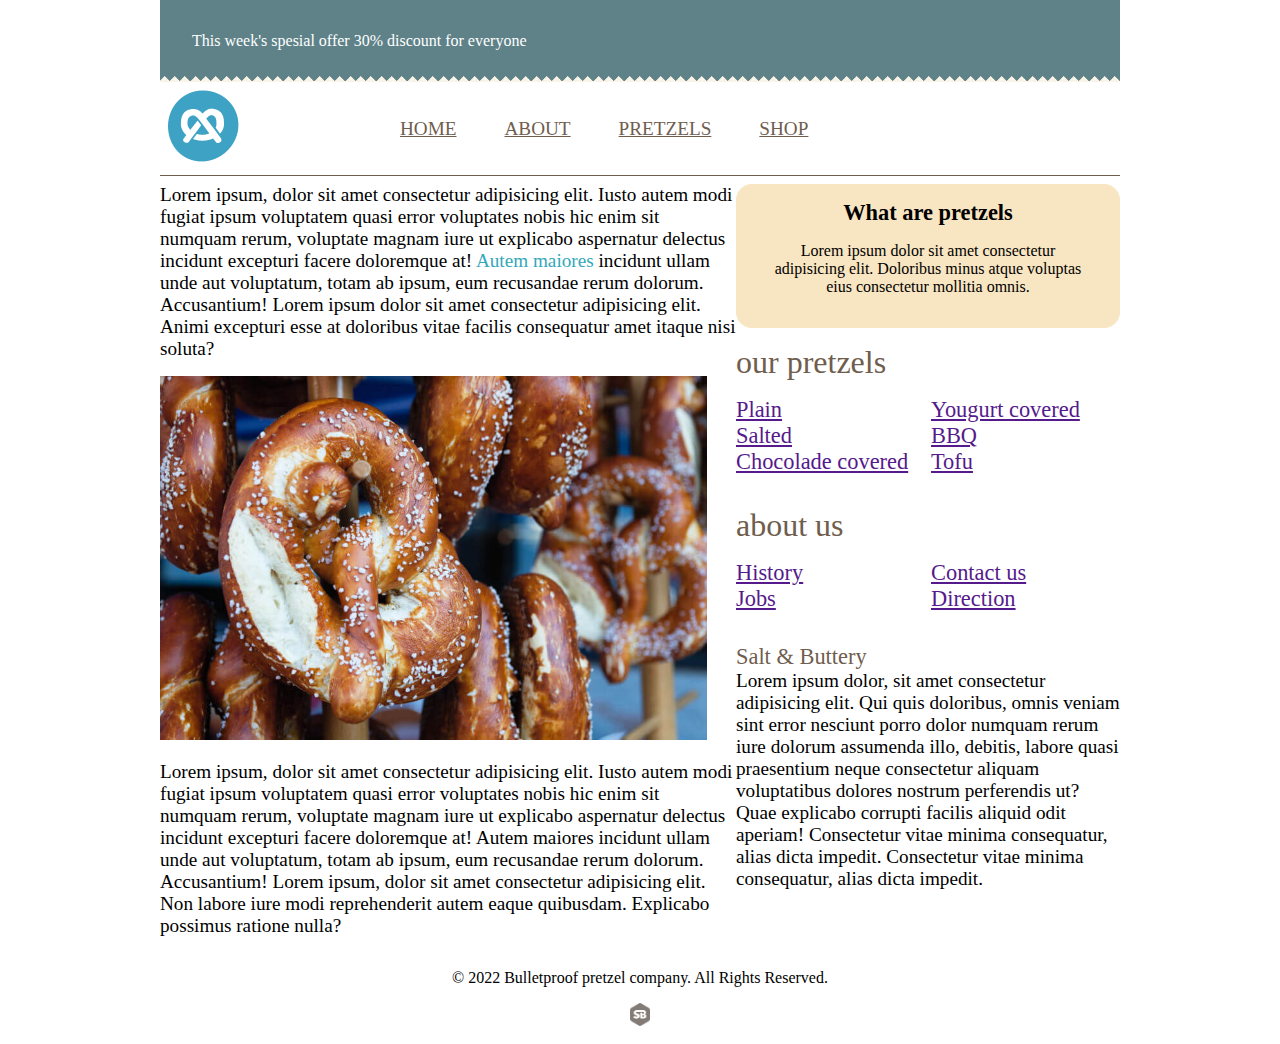
<file: bulletproof_pretzel/index.html>
<!DOCTYPE html>
<html lang="en">
  <head>
    <meta charset="UTF-8" />
    <meta http-equiv="X-UA-Compatible" content="IE=edge" />
    <meta name="viewport" content="width=device-width, initial-scale=1.0" />
    <title>Pretzel</title>
    <link rel="stylesheet" href="./reset.css" />
    <link rel="stylesheet" href="./layout.css" />
  </head>
  <body class="container">
    <section class="special">
      <p>This week's spesial offer 30% discount for everyone</p>
    </section>
    <header>
      <nav>
         <a href=""><img src="./image/logo-mark.png" alt="logo" /></a>
        <ul class="title">
          <li><a href="">HOME</a></li>
          <li><a href="">ABOUT</a></li>
          <li><a href="">PRETZELS</a></li>
          <li><a href="">SHOP</a></li>
        </ul>
      </nav>
    </header>
    <main>
      <section class="col-left">
        <p>
          Lorem ipsum, dolor sit amet consectetur adipisicing elit. Iusto autem
          modi fugiat ipsum voluptatem quasi error voluptates nobis hic enim sit
          numquam rerum, voluptate magnam iure ut explicabo aspernatur delectus
          incidunt excepturi facere doloremque at!
          <span>Autem maiores</span> incidunt ullam unde aut voluptatum, totam
          ab ipsum, eum recusandae rerum dolorum. Accusantium! Lorem ipsum dolor
          sit amet consectetur adipisicing elit. Animi excepturi esse at
          doloribus vitae facilis consequatur amet itaque nisi soluta?
        </p>
        <a href=""><img src="./image/pretzels.jpeg" alt="" /></a>
        <p>
          Lorem ipsum, dolor sit amet consectetur adipisicing elit. Iusto autem
          modi fugiat ipsum voluptatem quasi error voluptates nobis hic enim sit
          numquam rerum, voluptate magnam iure ut explicabo aspernatur delectus
          incidunt excepturi facere doloremque at! Autem maiores incidunt ullam
          unde aut voluptatum, totam ab ipsum, eum recusandae rerum dolorum.
          Accusantium! Lorem ipsum, dolor sit amet consectetur adipisicing elit.
          Non labore iure modi reprehenderit autem eaque quibusdam. Explicabo
          possimus ratione nulla?
        </p>
      </section>
      <aside>
        <section class="wtp">
          <h2>What are pretzels</h2>
          <p>
            Lorem ipsum dolor sit amet consectetur adipisicing elit. Doloribus
            minus atque voluptas eius consectetur mollitia omnis.
          </p>
        </section>
        <article>
          <h2>our pretzels</h2>
          <ul>
            <li><a href="">Plain</a></li>
            <li><a href="">Salted</a></li>
            <li><a href="">Chocolade covered</a></li>
            <li><a href="">Yougurt covered</a></li>
            <li><a href="">BBQ</a></li>
            <li><a href="">Tofu</a></li>
          </ul>
        </article>
        <article>
          <h2>about us</h2>
          <ul>
            <li><a href="">History</a></li>
            <li><a href="">Jobs</a></li>
            <li><a href="">Contact us</a></li>
            <li><a href="">Direction</a></li>
          </ul>
        </article>
        <section class="salty-butter">
          <h2>Salt & Buttery</h2>
          <p>
            Lorem ipsum dolor, sit amet consectetur adipisicing elit. Qui quis
            doloribus, omnis veniam sint error nesciunt porro dolor numquam
            rerum iure dolorum assumenda illo, debitis, labore quasi praesentium
            neque consectetur aliquam voluptatibus dolores nostrum perferendis
            ut? Quae explicabo corrupti facilis aliquid odit aperiam!
            Consectetur vitae minima consequatur, alias dicta impedit.
            Consectetur vitae minima consequatur, alias dicta impedit.
          </p>
        </section>
      </aside>
    </main>
    <footer>
      <p>© 2022 Bulletproof pretzel company. All Rights Reserved.</p>
      <a href=""><img src="./image/sb-black.png" alt="footer logo" /></a>
    </footer>
  </body>
</html>
</file>
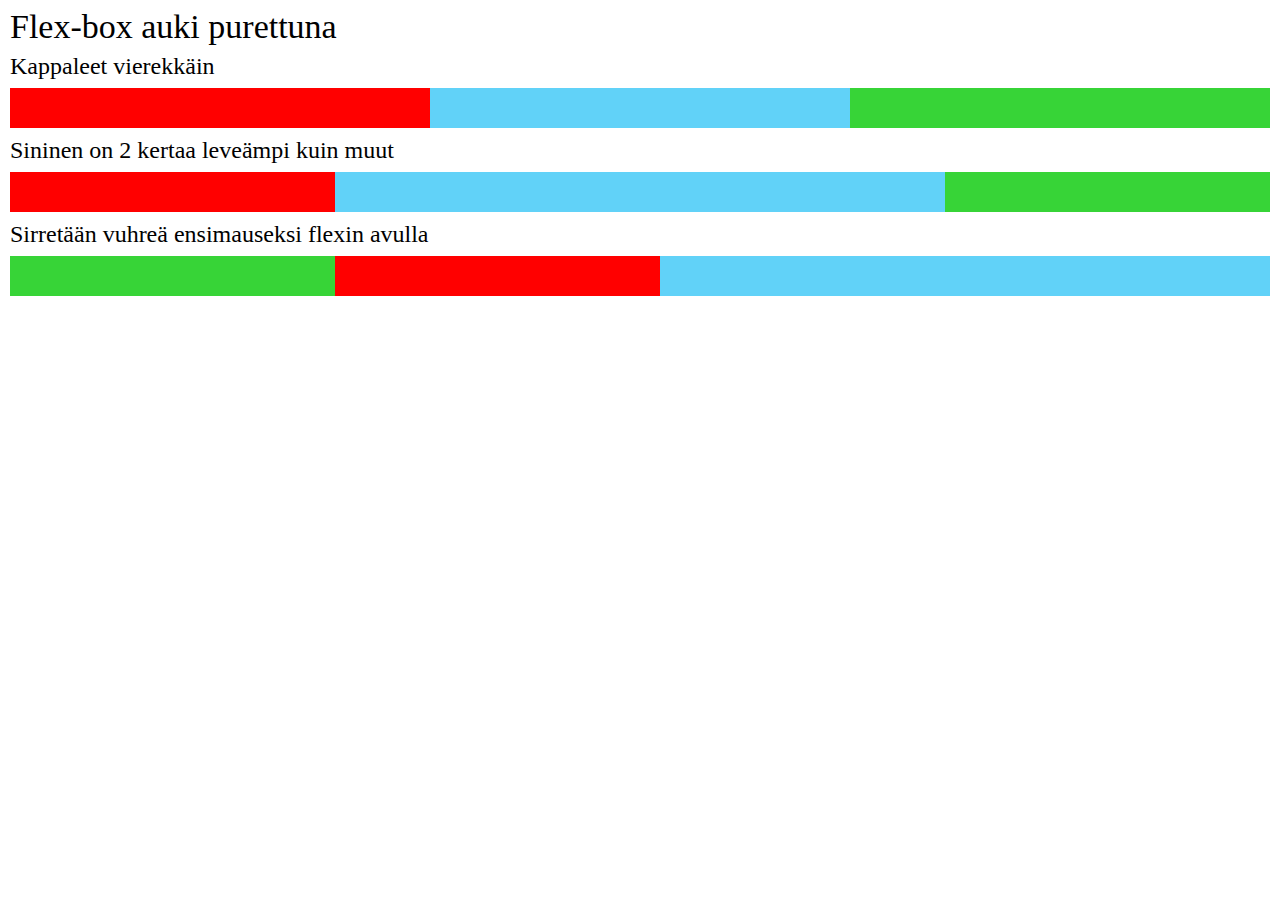
<file: flex-box-model/index.html>
<!DOCTYPE html>
<html lang="en">
  <head>
    <meta charset="UTF-8" />
    <meta http-equiv="X-UA-Compatible" content="IE=edge" />
    <meta name="viewport" content="width=device-width, initial-scale=1.0" />
    <title>Flex-box model</title>
    <link rel="stylesheet" href="reset.css" />
    <link rel="stylesheet" href="layout.css" />
  </head>
  <body>
    <h1>Flex-box auki purettuna</h1>
    <h2>Kappaleet vierekkäin</h2>
    <article class="parent">
      <p class="color-red"></p>
      <p class="color-blue"></p>
      <p class="color-green"></p>
    </article>

    <h2>Sininen on 2 kertaa leveämpi kuin muut</h2>
    <article class="parent">
      <p class="color-red"></p>
      <p class="color-blue flex-grow"></p>
      <p class="color-green"></p>
    </article>

    <h2>Sirretään vuhreä ensimauseksi flexin avulla</h2>
    <article class="parent">
      <p class="color-red"></p>
      <p class="color-blue flex-grow"></p>
      <p class="color-green order1"></p>
    </article>
  </body>
</html>
</file>
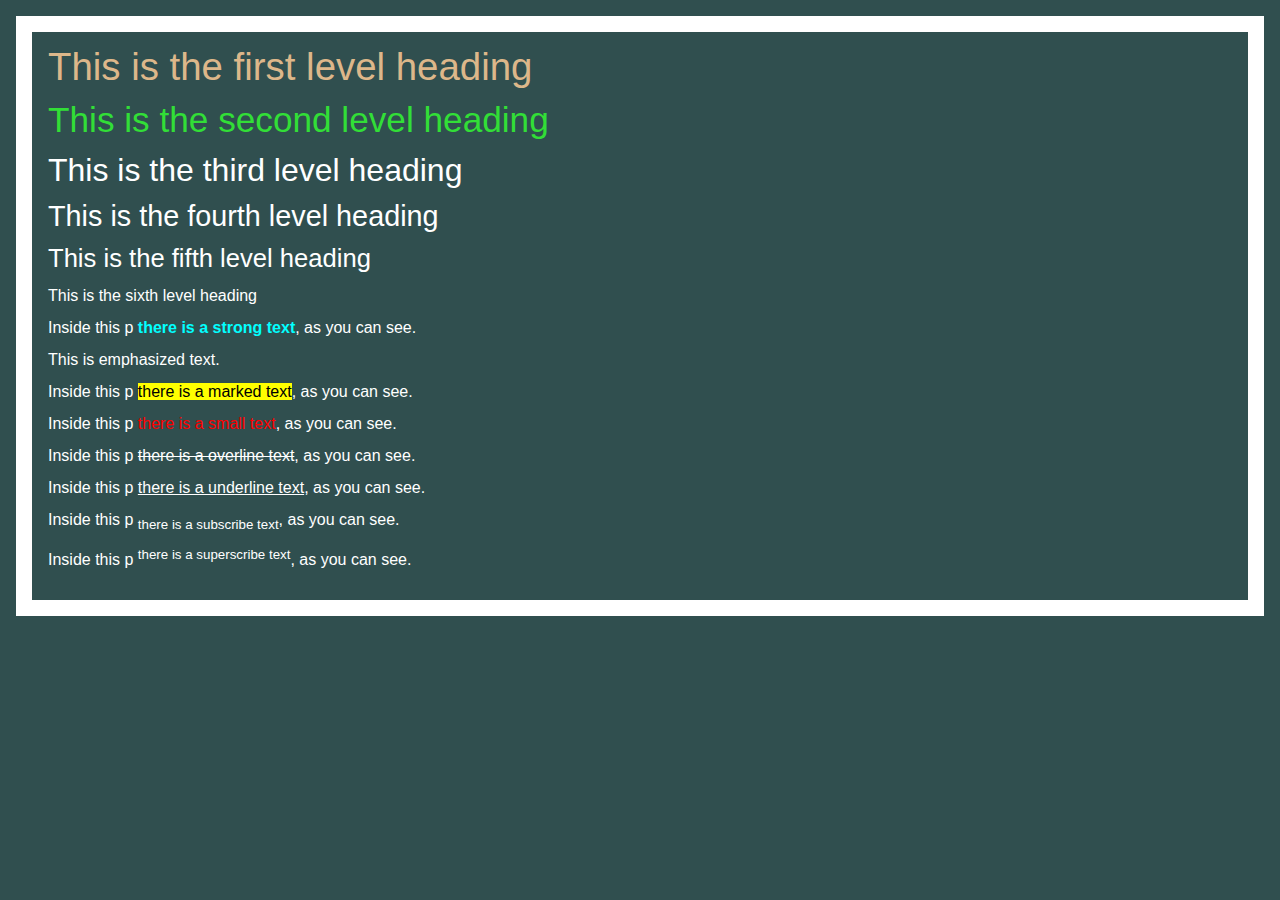
<file: fontti-muotoilut/index.html>
<!DOCTYPE html>
<html lang="en">
  <head>
    <meta charset="UTF-8" />
    <meta http-equiv="X-UA-Compatible" content="IE=edge" />
    <meta name="viewport" content="width=device-width, initial-scale=1.0" />
    <title>Document</title>
    <link rel="stylesheet" href="reset.css" />
    <link rel="stylesheet" href="layout.css" />
  </head>
  <body>
    <h1>This is the first level heading</h1>
    <h2>This is the second level heading</h2>
    <h3>This is the third level heading</h3>
    <h4>This is the fourth level heading</h4>
    <h5>This is the fifth level heading</h5>
    <h6>This is the sixth level heading</h6>
    <p>
      Inside this p <span class="strong">there is a strong text</span>, as you
      can see.
    </p>
    <p><span class="italian">This is emphasized text.</span></p>
    <p>Inside this p <mark>there is a marked text</mark>, as you can see.</p>
    <p>
      Inside this p <span class="small">there is a small text</span>, as you can
      see.
    </p>
    <p>
      Inside this p <span class="overline">there is a overline text</span>, as
      you can see.
    </p>
    <p>
      Inside this p <span class="underline">there is a underline text</span>, as
      you can see.
    </p>
    <p>
      Inside this p <span class="subscript">there is a subscribe text</span>, as
      you can see.
    </p>
    <p>
      Inside this p
      <span class="superscript">there is a superscribe text</span>, as you can
      see.
    </p>
  </body>
</html>
</file>
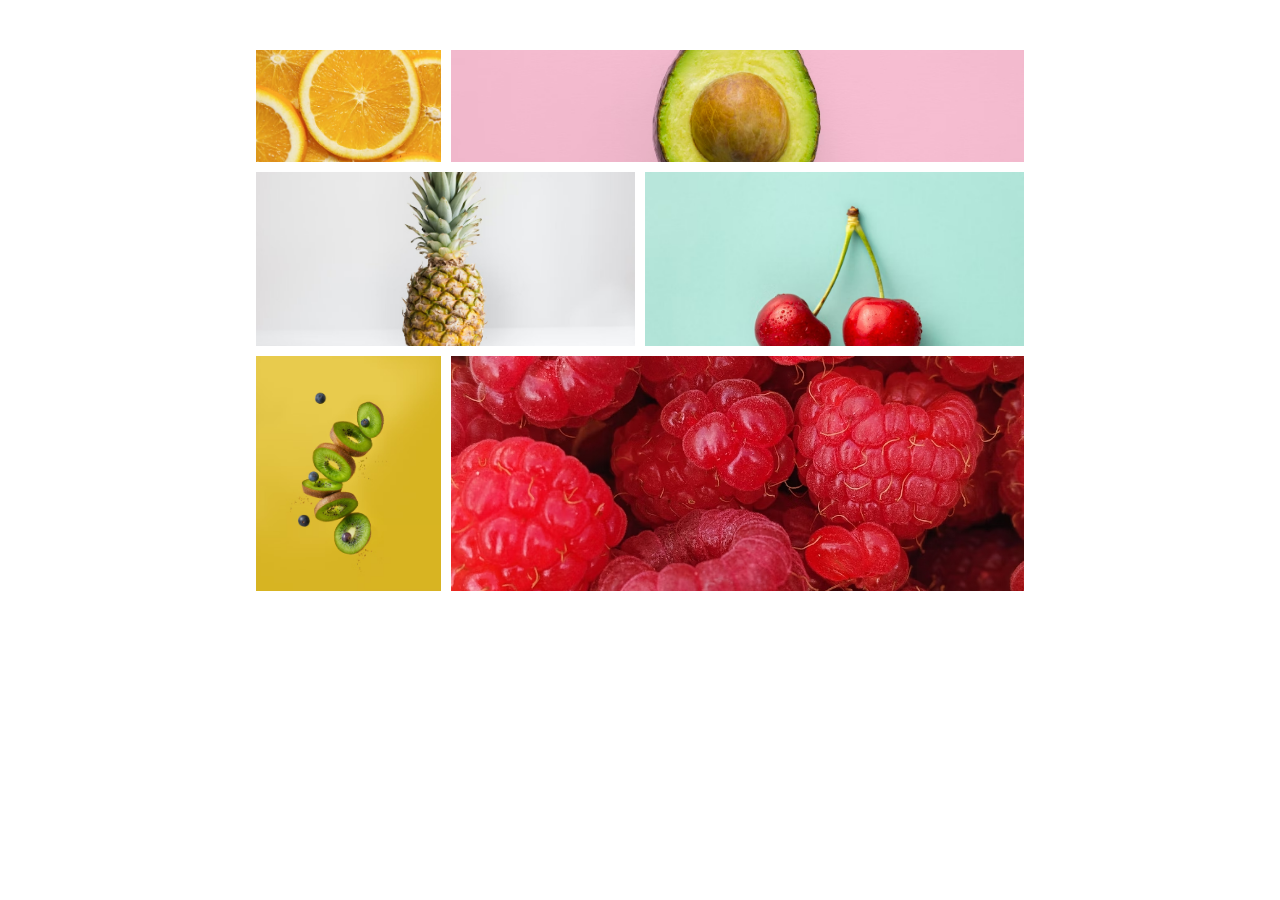
<file: grid_testata/index.html>
<!DOCTYPE html>
<html lang="en">
<head>
    <meta charset="UTF-8">
    <meta http-equiv="X-UA-Compatible" content="IE=edge">
    <meta name="viewport" content="width=device-width, initial-scale=1.0">
    <title>testata</title>
    <link rel="stylesheet" href="layout.css">
</head>
<body class="container">
    <section class="gallery">
        <figure class="gallery__item gallery__item--1">
            <img src="images/photo1.jpeg" class="gallery__img" alt="Image 1">
          </figure>
          <figure class="gallery__item gallery__item--2">
            <img src="images/photo2.jpeg" class="gallery__img" alt="Image 2">
          </figure>
          <figure class="gallery__item gallery__item--3">
            <img src="images/photo3.jpeg" class="gallery__img" alt="Image 3">
          </figure>
          <figure class="gallery__item gallery__item--4">
            <img src="images/photo4.jpeg" class="gallery__img" alt="Image 4">
          </figure>
          <figure class="gallery__item gallery__item--5">
            <img src="images/photo5.jpeg" class="gallery__img" alt="Image 5">
          </figure>
          <figure class="gallery__item gallery__item--6">
            <img src="images/photo8.jpeg" class="gallery__img" alt="Image 6">
          </figure>
    </section>
    
</body>
</html>
</file>
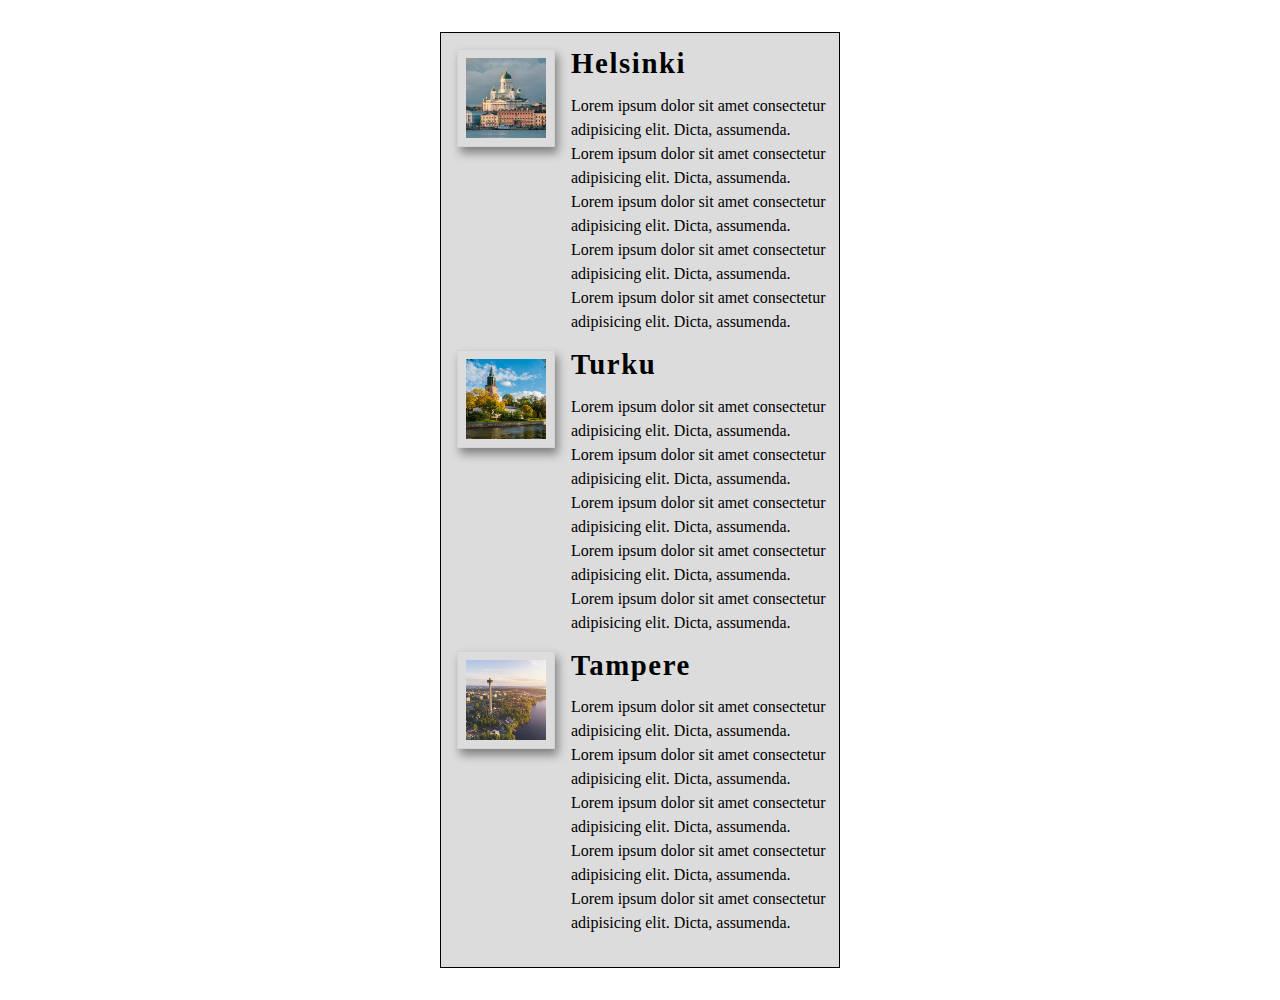
<file: gridin_avulla/index.html>
<!DOCTYPE html>
<html lang="en">
  <head>
    <meta charset="UTF-8" />
    <meta http-equiv="X-UA-Compatible" content="IE=edge" />
    <meta name="viewport" content="width=device-width, initial-scale=1.0" />
    <title>Grid avulla</title>
    <link rel="stylesheet" href="./resert.css" />
    <link rel="stylesheet" href="./layout.css" />
  </head>
  <body>
    <article class="container">
      <dl class="clearfix reverse">
        <dt class="heading"><h1>Helsinki</h1></dt>
        <dd class="image"><img src="./images/Helsinki80.jpeg" alt="Helsinkin näkymä" /></dd>
        <dd class="text">
          <p>
            Lorem ipsum dolor sit amet consectetur adipisicing elit. Dicta,
            assumenda.
            Lorem ipsum dolor sit amet consectetur adipisicing elit. Dicta,
            assumenda.
            Lorem ipsum dolor sit amet consectetur adipisicing elit. Dicta,
            assumenda.
            Lorem ipsum dolor sit amet consectetur adipisicing elit. Dicta,
            assumenda.
            Lorem ipsum dolor sit amet consectetur adipisicing elit. Dicta,
            assumenda.
          </p>
        </dd>
      </dl>
      <dl class="clearfix">
        <dt class="heading"><h1>Turku</h1></dt>
        <dd class="image"><img src="./images/Turku80.jpeg" alt="Turun näkymä" /></dd>
        <dd class="text">
          <p>
            Lorem ipsum dolor sit amet consectetur adipisicing elit. Dicta,
            assumenda.
            Lorem ipsum dolor sit amet consectetur adipisicing elit. Dicta,
            assumenda.
            Lorem ipsum dolor sit amet consectetur adipisicing elit. Dicta,
            assumenda.
            Lorem ipsum dolor sit amet consectetur adipisicing elit. Dicta,
            assumenda.
            Lorem ipsum dolor sit amet consectetur adipisicing elit. Dicta,
            assumenda.
          </p>
        </dd>
      </dl>
      <dl class="clearfix">
        <dt class="heading"><h1>Tampere</h1></dt>
        <dd class="image"><img src="./images/Tampere80.jpeg" alt="Tamperen näkymä" /></dd>
        <dd class="text">
          <p>
            Lorem ipsum dolor sit amet consectetur adipisicing elit. Dicta,
            assumenda.
            Lorem ipsum dolor sit amet consectetur adipisicing elit. Dicta,
            assumenda.
            Lorem ipsum dolor sit amet consectetur adipisicing elit. Dicta,
            assumenda.
            Lorem ipsum dolor sit amet consectetur adipisicing elit. Dicta,
            assumenda.
            Lorem ipsum dolor sit amet consectetur adipisicing elit. Dicta,
            assumenda.
          </p>
        </dd>
      </dl>
    </article>
  </body>
</html>
</file>
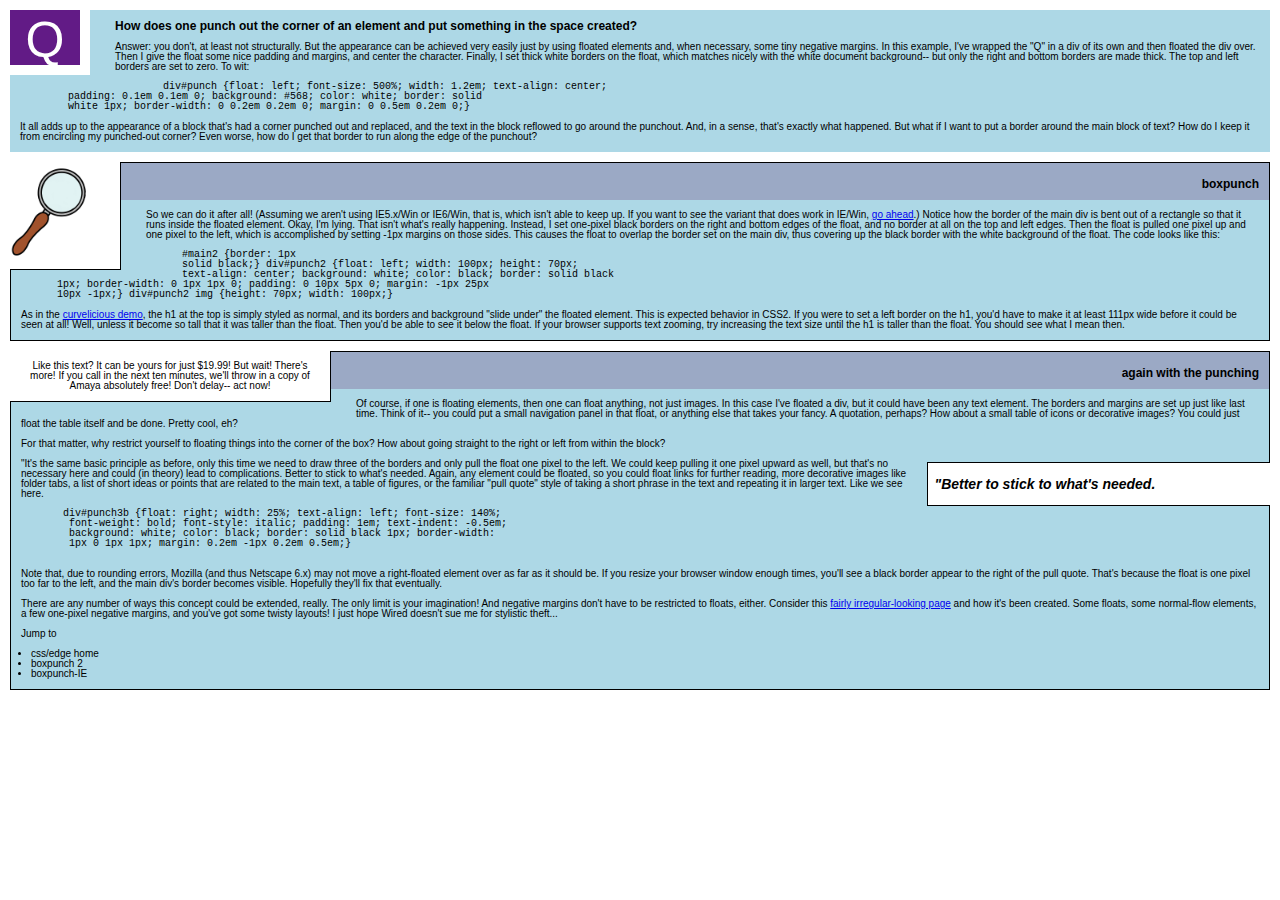
<file: harjoitelu1/index.html>
<!DOCTYPE html>
<html lang="en">
  <head>
    <meta charset="UTF-8" />
    <meta http-equiv="X-UA-Compatible" content="IE=edge" />
    <meta name="viewport" content="width=device-width, initial-scale=1.0" />
    <title>Kolme laatikkoa</title>
    <link rel="stylesheet" href="./reset.css" />
    <link rel="stylesheet" href="./layout.css" />
  </head>
  <body>
    <section>
      <span id="punch">Q</span>
      <h1>
        How does one punch out the corner of an element and put something in the
        space created?
      </h1>
      <p>
        Answer: you don't, at least not structurally. But the appearance can be
        achieved very easily just by using floated elements and, when necessary,
        some tiny negative margins. In this example, I've wrapped the "Q" in a
        div of its own and then floated the div over. Then I give the float some
        nice padding and margins, and center the character. Finally, I set thick
        white borders on the float, which matches nicely with the white document
        background-- but only the right and bottom borders are made thick. The
        top and left borders are set to zero. To wit:
      </p>
      <pre>
        div#punch {float: left; font-size: 500%; width: 1.2em; text-align: center;
        padding: 0.1em 0.1em 0; background: #568; color: white; border: solid
        white 1px; border-width: 0 0.2em 0.2em 0; margin: 0 0.5em 0.2em 0;}</pre
      >

      <p>
        It all adds up to the appearance of a block that's had a corner punched
        out and replaced, and the text in the block reflowed to go around the
        punchout. And, in a sense, that's exactly what happened. But what if I
        want to put a border around the main block of text? How do I keep it
        from encircling my punched-out corner? Even worse, how do I get that
        border to run along the edge of the punchout?
      </p>
    </section>
    <section class="reunaviiva">
      <figure>
        <img src="./image/suurennulasit.png" alt="suurennulasit" />
      </figure>
      <h2>Boxpunch</h2>
      <p>
        So we can do it after all! (Assuming we aren't using IE5.x/Win or
        IE6/Win, that is, which isn't able to keep up. If you want to see the
        variant that does work in IE/Win, <a href="#">go ahead</a>.) Notice how
        the border of the main div is bent out of a rectangle so that it runs
        inside the floated element. Okay, I'm lying. That isn't what's really
        happening. Instead, I set one-pixel black borders on the right and
        bottom edges of the float, and no border at all on the top and left
        edges. Then the float is pulled one pixel up and one pixel to the left,
        which is accomplished by setting -1px margins on those sides. This
        causes the float to overlap the border set on the main div, thus
        covering up the black border with the white background of the float. The
        code looks like this:
      </p>
      <pre>
      #main2 {border: 1px
      solid black;} div#punch2 {float: left; width: 100px; height: 70px;
      text-align: center; background: white; color: black; border: solid black
      1px; border-width: 0 1px 1px 0; padding: 0 10px 5px 0; margin: -1px 25px
      10px -1px;} div#punch2 img {height: 70px; width: 100px;}</pre
      >
      <p>
        As in the <a href="#">curvelicious demo</a>, the h1 at the top is simply
        styled as normal, and its borders and background "slide under" the
        floated element. This is expected behavior in CSS2. If you were to set a
        left border on the h1, you'd have to make it at least 111px wide before
        it could be seen at all! Well, unless it become so tall that it was
        taller than the float. Then you'd be able to see it below the float. If
        your browser supports text zooming, try increasing the text size until
        the h1 is taller than the float. You should see what I mean then.
      </p>
    </section>
    <section class="reunaviiva">
      <p class="banner1">
        Like this text? It can be yours for just $19.99! But wait! There's more!
        If you call in the next ten minutes, we'll throw in a copy of Amaya
        absolutely free! Don't delay-- act now!
      </p>
      <h2>Again with the punching</h2>
      <p>
        Of course, if one is floating elements, then one can float anything, not
        just images. In this case I've floated a div, but it could have been any
        text element. The borders and margins are set up just like last time.
        Think of it-- you could put a small navigation panel in that float, or
        anything else that takes your fancy. A quotation, perhaps? How about a
        small table of icons or decorative images? You could just float the
        table itself and be done. Pretty cool, eh?
      </p>
      <p>
        For that matter, why restrict yourself to floating things into the
        corner of the box? How about going straight to the right or left from
        within the block?
      </p>
      <p class="banner2">"Better to stick to what's needed.</p>
      <p>
        "It's the same basic principle as before, only this time we need to draw
        three of the borders and only pull the float one pixel to the left. We
        could keep pulling it one pixel upward as well, but that's no necessary
        here and could (in theory) lead to complications. Better to stick to
        what's needed. Again, any element could be floated, so you could float
        links for further reading, more decorative images like folder tabs, a
        list of short ideas or points that are related to the main text, a table
        of figures, or the familiar "pull quote" style of taking a short phrase
        in the text and repeating it in larger text. Like we see here.
      </p>
      <pre>
       div#punch3b {float: right; width: 25%; text-align: left; font-size: 140%;
        font-weight: bold; font-style: italic; padding: 1em; text-indent: -0.5em;
        background: white; color: black; border: solid black 1px; border-width:
        1px 0 1px 1px; margin: 0.2em -1px 0.2em 0.5em;}
      </pre>
      <p>
        Note that, due to rounding errors, Mozilla (and thus Netscape 6.x) may
        not move a right-floated element over as far as it should be. If you
        resize your browser window enough times, you'll see a black border
        appear to the right of the pull quote. That's because the float is one
        pixel too far to the left, and the main div's border becomes visible.
        Hopefully they'll fix that eventually.
      </p>
      <p>
        There are any number of ways this concept could be extended, really. The
        only limit is your imagination! And negative margins don't have to be
        restricted to floats, either. Consider this
        <a href="#">fairly irregular-looking page</a> and how it's been created.
        Some floats, some normal-flow elements, a few one-pixel negative
        margins, and you've got some twisty layouts! I just hope Wired doesn't
        sue me for stylistic theft...
      </p>
      <h3>Jump to</h3>
      <ul>
        <li>css/edge home</li>
      </ul>
      <ul>
        <li>boxpunch 2</li>
      </ul>
      <ul>
        <li>boxpunch-IE</li>
      </ul>
    </section>
  </body>
</html>
</file>
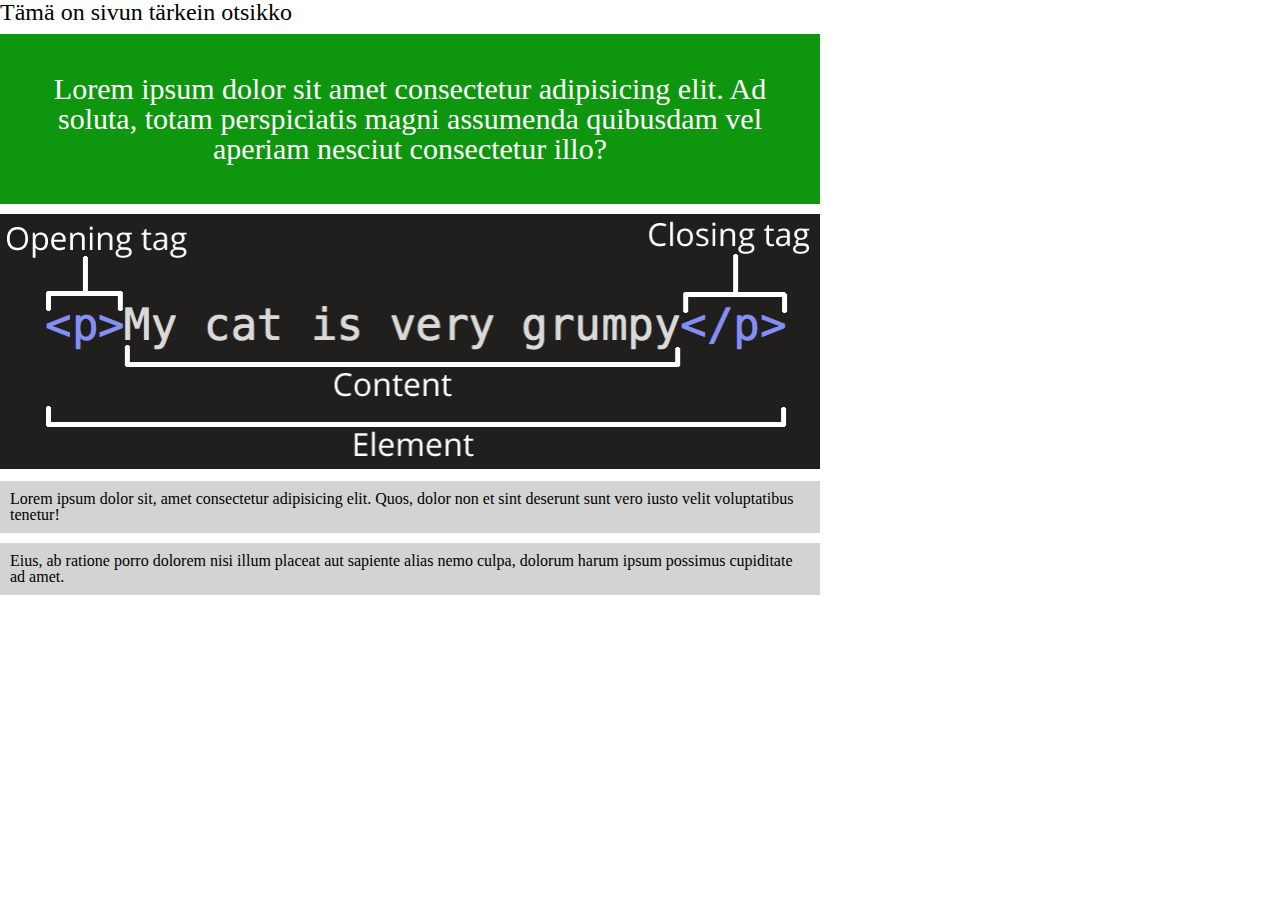
<file: kokeilua/index.html>
<!DOCTYPE html>
<html lang="en">
  <head>
    <meta charset="UTF-8" />
    <meta http-equiv="X-UA-Compatible" content="IE=edge" />
    <meta name="viewport" content="width=device-width, initial-scale=1.0" />
    <link rel="stylesheet" href="./styles.css" />
    <title>Kokeilua</title>
  </head>
  <body>
    <h1>Tämä on sivun tärkein otsikko</h1>
    <p class="green">
      Lorem ipsum dolor sit amet consectetur adipisicing elit. Ad soluta, totam
      perspiciatis magni assumenda quibusdam vel aperiam nesciut consectetur
      illo?
    </p>
    <figure>
      <a href="./images/html-tag.png" target="_blank" rel="noopener noreferrer">
        <img src="./images/html-tag.png" alt="grumpy cat" />
      </a>
    </figure>
    <p>
      Lorem ipsum dolor sit, amet consectetur adipisicing elit. Quos, dolor non
      et sint deserunt sunt vero iusto velit voluptatibus tenetur!
    </p>
    <p>
      Eius, ab ratione porro dolorem nisi illum placeat aut sapiente alias nemo
      culpa, dolorum harum ipsum possimus cupiditate ad amet.
    </p>
  </body>
</html>
</file>
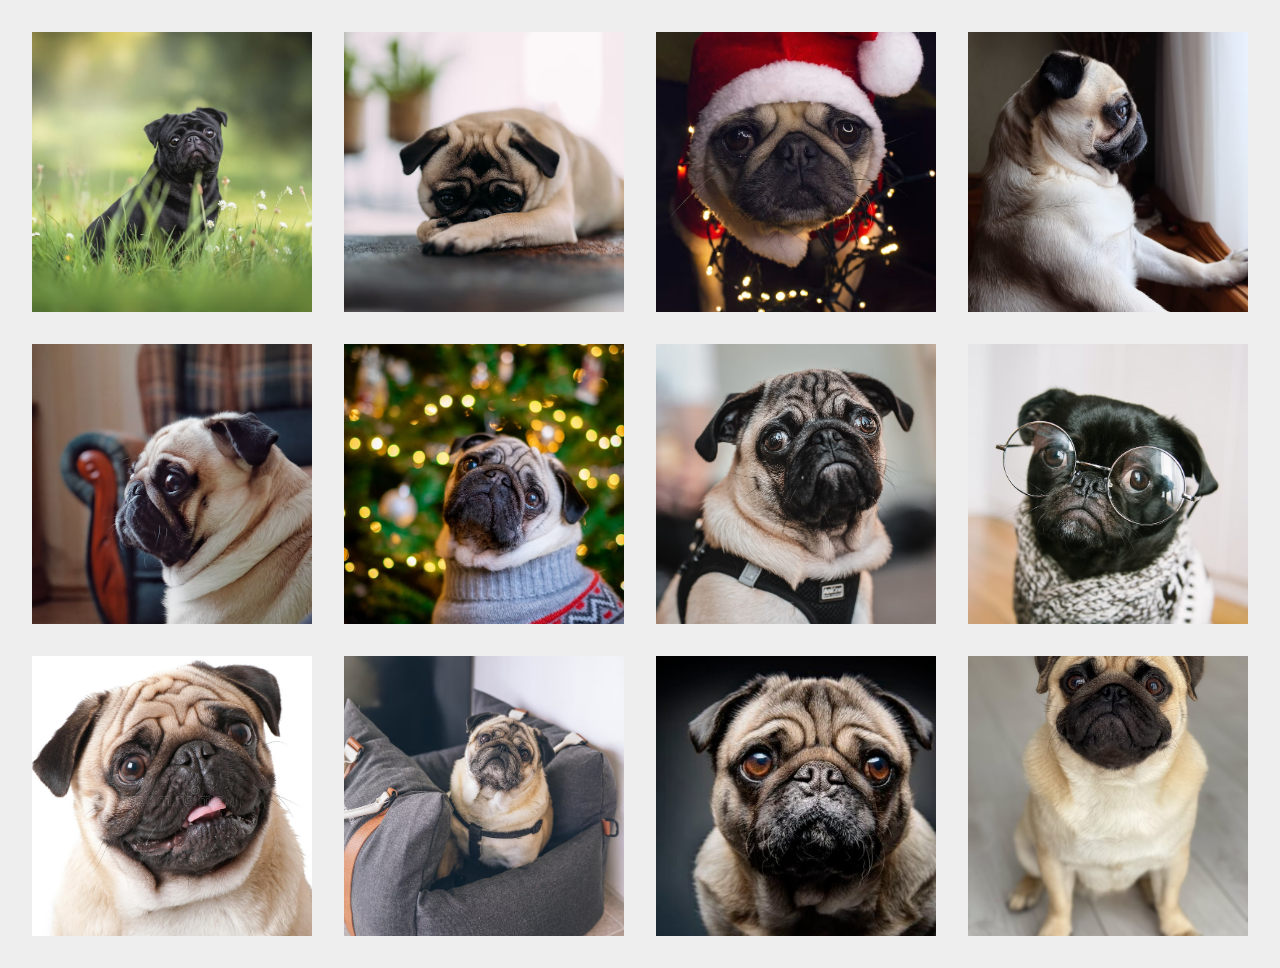
<file: kuva-albumi/index.html>
<!DOCTYPE html>
<html lang="en">
  <head>
    <meta charset="UTF-8" />
    <meta http-equiv="X-UA-Compatible" content="IE=edge" />
    <meta name="viewport" content="width=device-width, initial-scale=1.0" />
    <title>Kuva-albumi</title>
    <link rel="stylesheet" href="reset.css" />
    <link rel="stylesheet" href="layout.css" />
  </head>
  <body>
    <section class="container">
      <article class="box">
        <figure class="item">
          <img src="./images/photo1.jpeg" />
          <figcaption class="titleItem">Pug in grass</figcaption>
        </figure>
      </article>
      <article class="box">
        <figure class="item">
          <img src="./images/photo12.jpg" />
          <figcaption class="titleItem">Beige pug</figcaption>
        </figure>
      </article>
      <article class="box">
        <figure class="item">
          <img src="./images/photo3.jpeg" />
          <figcaption class="titleItem">Cristmas pug</figcaption>
        </figure>
      </article>
      <article class="box">
        <figure class="item">
          <img src="./images/photo4.jpeg" />
          <figcaption class="titleItem">Wathcing window pug</figcaption>
        </figure>
      </article>
      <article class="box">
        <figure class="item">
          <img src="./images/photo5.jpeg" />
          <figcaption class="titleItem">Wathcing TV pug</figcaption>
        </figure>
      </article>
      <article class="box">
        <figure class="item">
          <img src="./images/photo6.jpeg" />
          <figcaption class="titleItem">Sweater pug</figcaption>
        </figure>
      </article>
      <article class="box">
        <figure class="item">
          <img src="./images/photo7.jpeg" />
          <p class="titleItem">Butterfly</p>
        </figure>
      </article>
      <article class="box">
        <figure class="item">
          <img src="./images/photo8.jpeg" />
          <p class="titleItem">Butterfly</p>
        </figure>
      </article>
      <article class="box">
        <figure class="item">
          <img src="./images/photo9.jpeg" />
          <p class="titleItem">Butterfly</p>
        </figure>
      </article>
      <article class="box">
        <figure class="item">
          <img src="./images/photo10.jpg" />
          <p class="titleItem">Butterfly</p>
        </figure>
      </article>
      <article class="box">
        <figure class="item">
          <img src="./images/photo11.jpeg" />
          <p class="titleItem">Butterfly</p>
        </figure>
      </article>
      <article class="box">
        <figure class="item">
          <img src="./images/photo2.jpeg" />
          <p class="titleItem">Butterfly</p>
        </figure>
      </article>
    </section>
  </body>
</html>
</file>
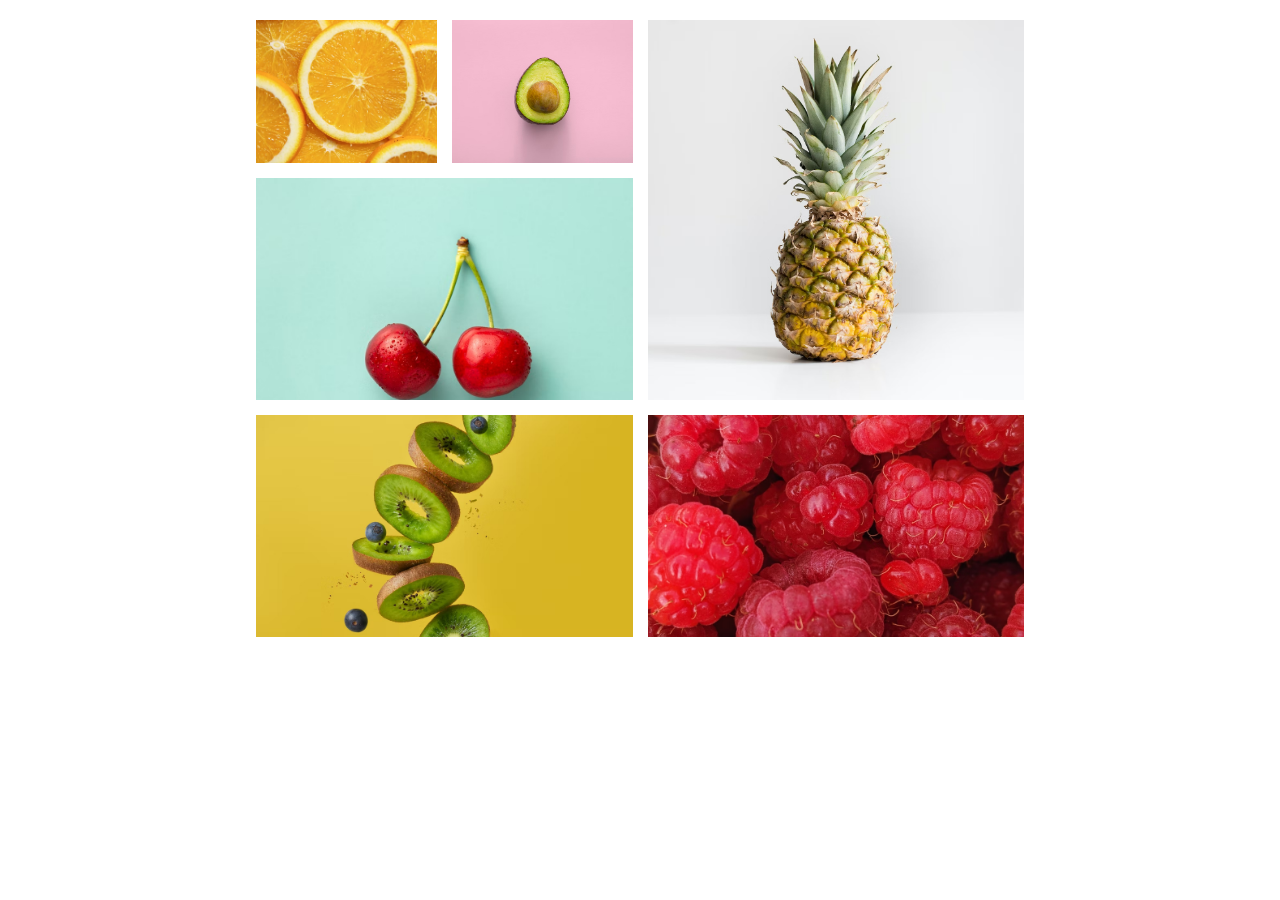
<file: kuvaesitys-gridin-avulla/index.html>
<!DOCTYPE html>
<html lang="en">
<head>
    <meta charset="UTF-8">
    <meta http-equiv="X-UA-Compatible" content="IE=edge">
    <meta name="viewport" content="width=device-width, initial-scale=1.0">
    <title>Kuvaesitys</title>
    <link rel="stylesheet" href="./reset.css">
    <link rel="stylesheet" href="./layout.css">
</head>
<body class="container">
    <section class="gallery">
        <figure class="gallery__item gallery__item--1">
            <img src="images/photo1.jpeg" class="gallery__img" alt="Image 1">
          </figure>
          <figure class="gallery__item gallery__item--2">
            <img src="images/photo2.jpeg" class="gallery__img" alt="Image 2">
          </figure>
          <figure class="gallery__item gallery__item--3">
            <img src="images/photo3.jpeg" class="gallery__img" alt="Image 3">
          </figure>
          <figure class="gallery__item gallery__item--4">
            <img src="images/photo4.jpeg" class="gallery__img" alt="Image 4">
          </figure>
          <figure class="gallery__item gallery__item--5">
            <img src="images/photo5.jpeg" class="gallery__img" alt="Image 5">
          </figure>
          <figure class="gallery__item gallery__item--6">
            <img src="images/photo8.jpeg" class="gallery__img" alt="Image 6">
          </figure>
    </section>
</body>
</html>
</file>
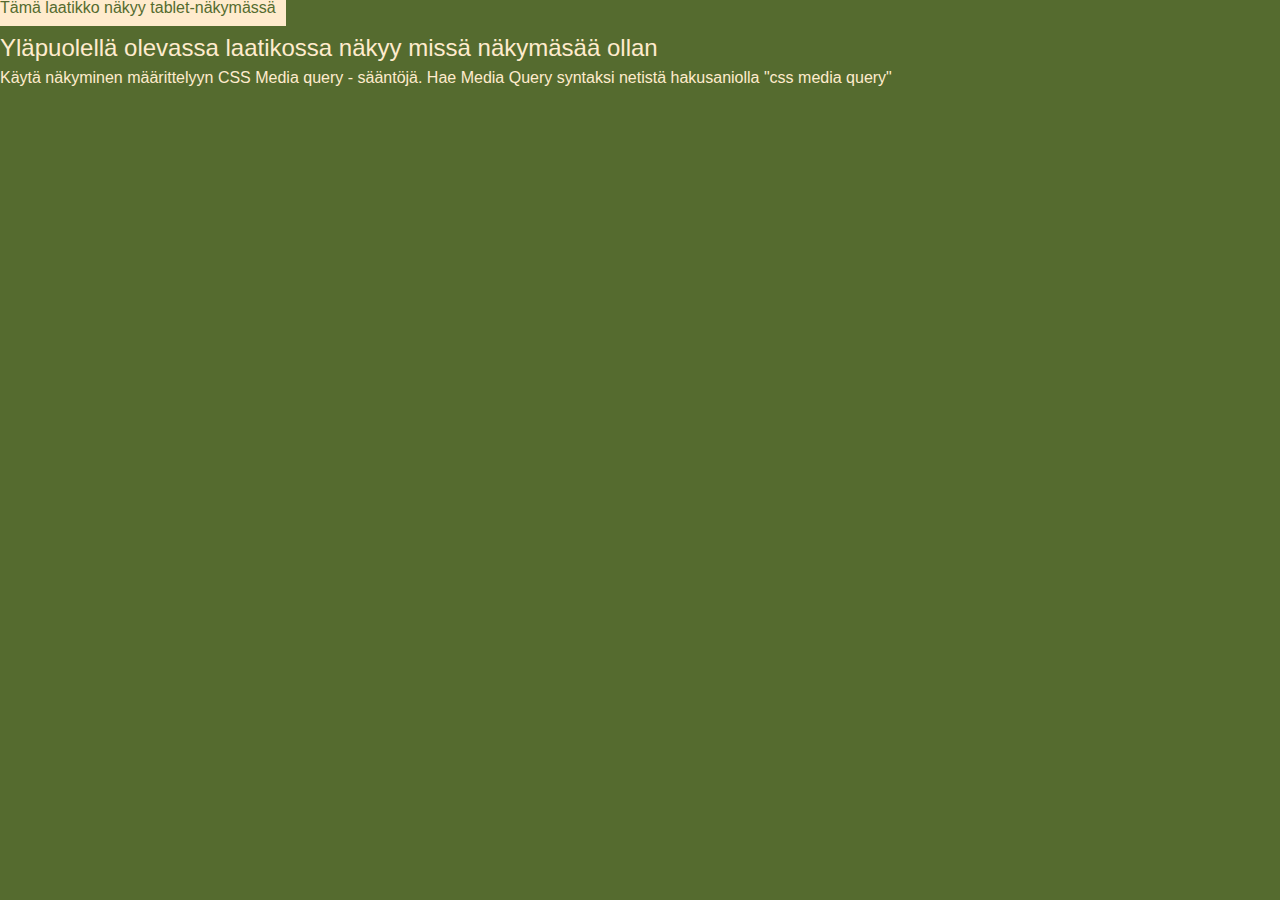
<file: media-query/index.html>
<!DOCTYPE html>
<html lang="en">
  <head>
    <meta charset="UTF-8" />
    <meta http-equiv="X-UA-Compatible" content="IE=edge" />
    <meta name="viewport" content="width=device-width, initial-scale=1.0" />
    <title>media query</title>
    <link rel="stylesheet" href="reset.css" />
    <link rel="stylesheet" href="layout.css" />
  </head>
  <body>
    <p class="mobiili">Tämä laatikko näkyy mobiili-näkymässä</p>
    <p class="tablet">Tämä laatikko näkyy tablet-näkymässä</p>
    <p class="desktop">Tämä laatikko näkyy desktop-näkymässä</p>
    <h1>Yläpuolellä olevassa laatikossa näkyy missä näkymäsää ollan</h1>
    <p>
      Käytä näkyminen määrittelyyn CSS Media query - sääntöjä. Hae Media Query
      syntaksi netistä hakusaniolla "css media query"
    </p>
  </body>
</html>
</file>
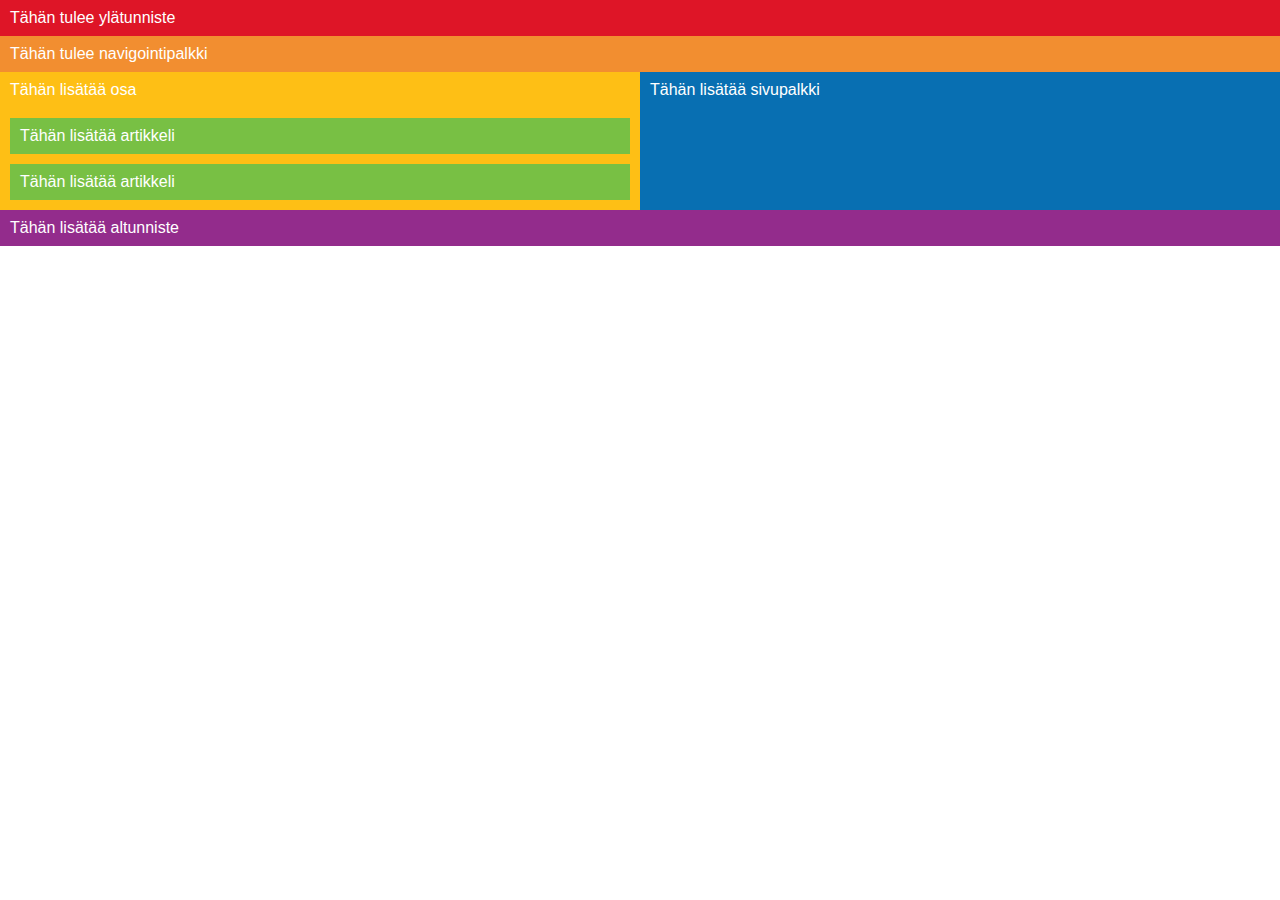
<file: semanttiset-tagit-flex/index.html>
<!DOCTYPE html>
<html lang="en">
  <head>
    <meta charset="UTF-8" />
    <meta http-equiv="X-UA-Compatible" content="IE=edge" />
    <meta name="viewport" content="width=device-width, initial-scale=1.0" />
    <title>Seminttiset tagit</title>
    <link rel="stylesheet" href="reset.css" />
    <link rel="stylesheet" href="layout.css" />
  </head>
  <body class="parent">
    <header>
      <p>Tähän tulee ylätunniste</p>
    </header>
    <nav>
      <p>Tähän tulee navigointipalkki</p>
    </nav>
    <section>
      <p>Tähän lisätää osa</p>
      <article><p>Tähän lisätää artikkeli</p></article>
      <article><p>Tähän lisätää artikkeli</p></article>
    </section>
    <aside>
      <p>Tähän lisätää sivupalkki</p>
    </aside>
    <footer>
      <p>Tähän lisätää altunniste</p>
    </footer>
  </body>
</html>
</file>
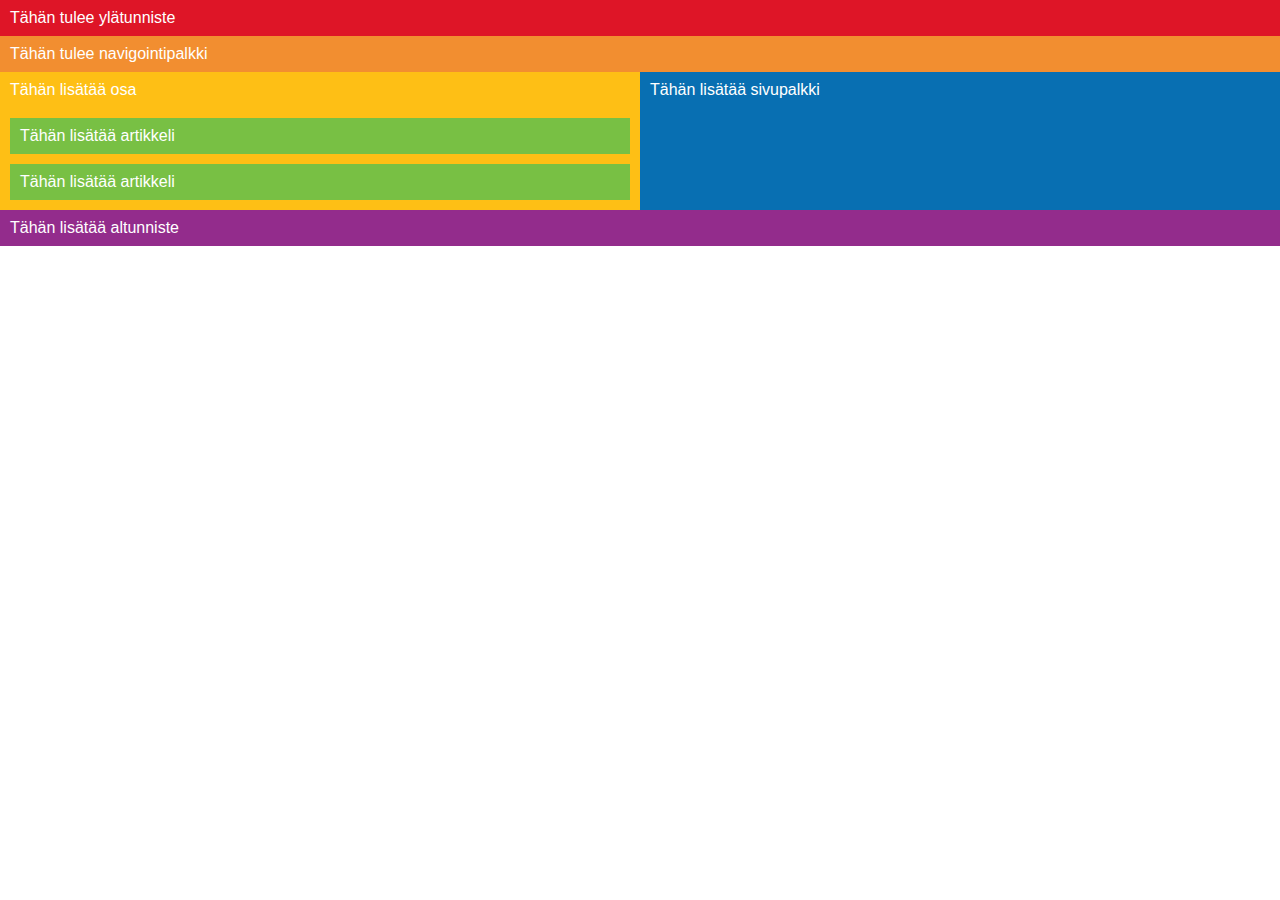
<file: semanttiset-tagit/index.html>
<!DOCTYPE html>
<html lang="en">
  <head>
    <meta charset="UTF-8" />
    <meta http-equiv="X-UA-Compatible" content="IE=edge" />
    <meta name="viewport" content="width=device-width, initial-scale=1.0" />
    <title>Seminttiset tagit</title>
    <link rel="stylesheet" href="reset.css" />
    <link rel="stylesheet" href="layout.css" />
  </head>
  <body>
    <header>
      <p>Tähän tulee ylätunniste</p>
    </header>
    <nav>
      <p>Tähän tulee navigointipalkki</p>
    </nav>
    <main class="container">
      <section class="column">
        <p>Tähän lisätää osa</p>
        <article><p>Tähän lisätää artikkeli</p></article>
        <article><p>Tähän lisätää artikkeli</p></article>
      </section>
      <aside class="column">
        <p>Tähän lisätää sivupalkki</p>
      </aside>
    </main>
    <footer>
      <p>Tähän lisätää altunniste</p>
    </footer>
  </body>
</html>
</file>
<file: bulletproof_pretzel/layout.css>
body {
  font-size: 62.5%;
  font-family: Georgia, "Times New Roman", Times, serif;
  line-height: normal;
}
.container {
  width: 960px;
  max-width: 100%;
  margin: 0 auto;
  box-sizing: border-box;
}
.special {
  background-color: #5E8288;
  background-image:url(./image/special-bg.png);
  background-repeat: repeat-x;
  background-position: 80% 100%;
  padding: 2rem;
  color: white;
  font-size: 1rem;
}

/* HEADER */
header
{   
    border-bottom: 1px solid #6F5D4E;
    margin-bottom: 0.5rem;
}
header a
{
    width: 20%;
}

nav{
  display: flex;
  flex-wrap: nowrap;

}

nav ul{
  display: flex;
  flex-direction: row;
  flex-wrap: nowrap;
  align-items: center;
}
nav a {
  margin-right: 3rem;
  font-size: 1.2rem;
  color: #6F5D4E;
  width: 20%;

}
nav img
{
    margin: 0.5rem;
}
span{
    color: #33A8BA;
}
/* MAIN */
main
{
  display: flex;
  flex-wrap: wrap;
  flex-direction: row;
}
.col-left
{
    width: 60%;
    font-size: 1.2rem;
}
.col-left img{
    width: 95%;
    box-sizing: border-box;
    margin: 1rem 0;
}


/* ASIDE */
aside
{
    width: 40%;
    font-size: 1.4rem;

}
article
{
    margin: 1rem 0;
}
article h2
{
    width: 20;
    font-size: 2rem;
    color: #6F5D4E;

}
article ul
{
    column-count: 2;
    margin-right: 1rem;
    padding: 1rem 0;
}
.wtp
{
    background-color: #F8E5C2;
    border-radius: 1rem;
    padding: 1rem;
    margin-bottom: 1rem;
}
.wtp h2
{
    font-size: 1.4rem;
    font-weight: 600;
    text-align: center;
    
}
.wtp p
{
    font-size: 1rem;
    text-align: center;
    padding: 1rem;
}
.salty-butter h2
{
    font-size: 1.4rem;
    color: #6F5D4E;
}
.salty-butter p
{
    font-size: 1.2rem;
}

/* FOOTER */
footer
{
    text-align: center;
    margin: 1rem auto;
}
footer p
{
    font-size: 1rem;
    padding: 1rem;
}
footer img
{
    width: 20px;
    opacity: 70%;
}
</file>
<file: flex-box-model/layout.css>
html {
  font-size: 62.5%;
}
body {
  margin: 1rem;
}
h1 {
  font-size: 3.4rem;
  margin-block-end: 1rem;
}
h2 {
  font-size: 2.4rem;
  margin-block-start: 1rem;
  margin-block-end: 1rem;
}
.parent {
  display: flex;
  flex-direction: row;
  flex-wrap: nowrap;
}
.parent > * {
  flex-basis: 0px;
  flex-grow: 1;
  order: 2;
}
p {
  padding: 2rem;
}
.color-red {
  background-color: red;
}
.color-blue {
  background-color: rgb(97, 210, 248);
}
.color-green {
  background-color: rgb(55, 212, 55);
}
.parent .flex-grow {
  flex-grow: 2;
}
.parent .order1 {
  order: 1;
}
</file>
<file: fontti-muotoilut/layout.css>
html {
  font-size: 62, 5%;
}
body {
  display: ;
  background-color: #304f4f;
  font-family: "Segoe UI", Tahoma, Geneva, Verdana, sans-serif;
  color: white;
  border: 1rem solid white;
  padding: 1rem;
  margin: 1rem;
}

h1 {
  font-size: 2.4rem;
  color: #ddb78a;
  margin-block-end: 1rem;
}
h2 {
  font-size: 2.2rem;
  color: #32de37;
  margin-block-end: 1rem;
}
h3 {
  font-size: 2rem;
  margin-block-end: 1rem;
}
h4 {
  font-size: 1.8rem;
  margin-block-end: 1rem;
}
h5 {
  font-size: 1.6rem;
  margin-block-end: 1rem;
}
h6 {
  font: size 1.4rem;
  margin-block-end: 1rem;
}
p {
  margin-block-end: 1rem;
}

.strong {
  color: #02ffff;
  font-weight: 700;
}
.small {
  color: red;
}
.overline {
  text-decoration: line-through;
}
.underline {
  text-decoration: underline;
}
.subscript {
  vertical-align: sub;
  font-size: smaller;
}
.superscript {
  vertical-align: super;
  font-size: smaller;
}
</file>
<file: grid_testata/layout.css>
*,
*::after,
*::before {
  margin: 0;
  padding: 0;
  box-sizing: inherit; 
}

html {
  box-sizing: border-box;
  font-size: 62.5%; 
}

.container {
  width: 60%;
  margin: 5rem auto; 
}
.gallery {
    display: grid;
    grid-template-columns: repeat(4, 2fr);
    grid-template-rows: repeat(10, 4vw);
    grid-gap: 1rem;
}
.gallery__img {
    width: 100%;
    height: 100%;
    object-fit: cover;
}
.gallery__item--1 {
    grid-column-start: 1;
    grid-column-end: 2;
    grid-row-start: 1;
    grid-row-end: 3;
}
.gallery__item--2 {
    grid-column-start: 2;
    grid-column-end: 5;
    grid-row-start: 1;
    grid-row-end: 3;
}
.gallery__item--3 {
    grid-column-start: 1;
    grid-column-end: 3;
    grid-row-start: 3;
    grid-row-end: 6;
}
.gallery__item--4 {
    grid-column-start: 3;
    grid-column-end: 5;
    grid-row-start: 3;
    grid-row-end: 6;
}

.gallery__item--5 {
    grid-column-start: 1;
    grid-column-end: 2;
    grid-row-start: 6;
    grid-row-end: 10;
}
.gallery__item--6 {
    grid-column-start: 2;
    grid-column-end: 5;
    grid-row-start: 6;
    grid-row-end: 10;
}
</file>
<file: gridin_avulla/layout.css>
body{
    font-size: 62.5%;
    font-family: Georgia, 'Times New Roman', Times, serif;
    box-sizing: border-box;
}

.container
{
    box-sizing: border-box;
    width: 400px;
    margin: 2rem auto;
    background-color: gainsboro;
    border: 1px solid black;
    padding: 1rem;
}

.clearfix
{
    padding-bottom: 1rem;
    display: grid;
    grid-template-columns: 98px 262px;
    grid-template-rows: auto;
    grid-template-areas: 
    'image heading' 
    'image text';
    column-gap: 1rem;
}
.clearfix:after
{
    visibility: hidden;
    display: block;
    font-size: 0;
    content: " ";
    clear: both;
    height: 0;
}
.reverse .heading .text .image 
{
    
}
.reverse .image img
{

}
.image
{
    grid-area: image;
    width: 100%;
}
.image img
{
   padding: 0.5rem;
   border: 1px solid lightgray;
   box-shadow: 3px 6px 9px grey;
   max-width: 100%;
}
.heading
{
    grid-area: heading;
    margin-bottom: 1rem;
    letter-spacing: 0.1rem;
    font-size: 1.8rem;
    font-weight: 700;

   
}
.text
{
    grid-area: text;
    font-size: 1rem;
    line-height: 1.5em;



}
</file>
<file: harjoitelu1/layout.css>
html {
    font-size: 62.5%;
}
body {
    font-family: Arial, Helvetica, sans-serif;
    padding: 1rem;
}
section {
    background-color: lightblue;
    margin-bottom: 1rem;
}
.reunaviiva {
    border: 1px solid black ;
}
#punch {
    float: left;
    font-size: 500%;
    width: 1.2em;
    text-align: center;
    padding: 0.1em 0.1em 0;
    background-color: rgb(98, 27, 134);
    color: white;
    border: 1px solid white;
    border-width: 0 0.2em 0.2em 0;
    margin: 0 0.5em 0.2em 0;
}
h1,p,pre,h2,h3 {
    padding-inline-start: 1rem;
    padding-inline-end: 1rem;
    padding-bottom: 1rem;
}
figure {
    width: 100px;
    float: left;
    text-align: center;
    background-color: white;
    color: black;
    border: 1Px solid black;
    border-width: 0 1px 1px 0;
    padding: 0 10px 5px 0;
    margin: -1px 25px 10px -1px;
    
}
figure img {
   max-width: 100%;
}
h1 {
    font-weight: 700;
    font-size: 1.2rem;
    padding-block-start: 1rem;
}
h2 {
    padding-block-start: 1.5rem;
    background-color: rgba(138,125,166,0.514);
    text-align: right;
    text-transform: lowercase;
    font-weight: 700;
    font-size: 1.2rem;
    margin-block-end: 1rem;
}
h3 {
    font-weight: 700px;
}
pre {
    font-family: 'Courier New', Courier, monospace;
}
ul {
    list-style-type: disc;
    margin-left: 2rem;
}
ul:last-child {
    margin-bottom: 1rem;
}
.banner1 {
    float: left; 
    width: 300px; 
    text-align: center; 
    background-color: white; 
    color: black; 
    border: solid black 1px; 
    border-width: 0 1px 1px 0; 
    padding: 1rem; 
    margin: -1px 25px 10px -1px;
}
.banner2 {
    float: right; 
    width: 25%; 
    text-align: left; 
    font-size: 140%;
    font-weight: bold; 
    font-style: italic; 
    padding: 1em; 
    text-indent: -0.5em;
    background: white; 
    color: black; 
    border: solid black 1px; 
    border-width:1px 0 1px 1px; 
    margin: 0.2em -1px 0.2em 0.5em;
}
</file>
<file: kokeilua/styles.css>
html, body, div, span, applet, object, iframe,
h1, h2, h3, h4, h5, h6, p, blockquote, pre,
a, abbr, acronym, address, big, cite, code,
del, dfn, em, img, ins, kbd, q, s, samp,
small, strike, strong, sub, sup, tt, var,
b, u, i, center,
dl, dt, dd, ol, ul, li,
fieldset, form, label, legend,
table, caption, tbody, tfoot, thead, tr, th, td,
article, aside, canvas, details, embed, 
figure, figcaption, footer, header, hgroup, 
menu, nav, output, ruby, section, summary,
time, mark, audio, video {
	margin: 0;
	padding: 0;
	border: 0;
	font-size: 100%;
	font: inherit;
	vertical-align: baseline;
}
/* HTML5 display-role reset for older browsers */
article, aside, details, figcaption, figure, 
footer, header, hgroup, menu, nav, section {
	display: block;
}
body {
	line-height: 1;
}

ol, ul {
	list-style: none;
}
blockquote, q {
	quotes: none;
}
blockquote:before, blockquote:after,
q:before, q:after {
	content: '';
	content: none;
}
table {
	border-collapse: collapse;
	border-spacing: 0;
}
 /*tästä alkavat omat säänöt  */
 html{
    font-size: 62.5%;
 }
 body{
    max-width: 820px;
 }
 p{
    margin-bottom: 1rem;
    font-size: 1.6rem;
	background-color: lightgray;
	padding: 1rem;
 }
 .green {
	text-align: center;
	font-size: 3rem;
	background-color: rgb(14, 151, 14);
	color: white;
	padding: 4rem;
 }
 h1{
    margin-bottom: 1rem;
    font-size: 2.4rem;
 }

 /* kuva resposiviseksi */
 figure{
    display: block;
 }
 figure img {
    max-width: 100%;
    margin-bottom: 1rem;

 }
</file>
<file: kuva-albumi/layout.css>
body {
    margin: 0;
    padding: 0;
    background: #EEE;
    font-size: 62.5%;
    font-family: 'Lucida Sans', 'Lucida Sans Regular', 'Lucida Grande', 'Lucida Sans Unicode', Geneva, Verdana, sans-serif;
 }
 .container {
    overflow: hidden;
    margin: 1rem;
 }
 .box {
    float: left;
    position: relative;
    width: 20%;
    padding-bottom: 20%;
 }
 .item {
    position: absolute;
    left: 1rem;
    right: 1rem;
    top: 1rem;
    bottom: 1rem;
    overflow: hidden;
 }
 .item img {
    width: 100%;
    height: 100%;
    object-fit: cover;
 }
 .item .titleItem {
    position: absolute;
    bottom: 0;
    left: 0;
    right: 0;
    margin-bottom: -50px;
    background: #000;
    background: rgba(0, 0, 0, 0.5);
    color: #FFF;
    padding: 10px;
    text-align: center;
    font-size: 1.2rem;
    transition: all 0.3s ease-out;
 }
   .item:hover .titleItem {
    margin-bottom: 0;
 }
 @media only screen and (max-width : 480px) {
    .box {
       width: 100%;
       padding-bottom: 100%;
    }
 }
 @media only screen and (max-width : 650px) and (min-width : 481px) {
    .box {
       width: 50%;
       padding-bottom: 50%;
    }
 }
 @media only screen and (max-width : 1050px) and (min-width : 651px) {
    .box {
       width: 33.3%;
       padding-bottom: 33.3%;
    }
 }
 @media only screen and (max-width : 1290px) and (min-width : 1051px) {
    .box {
       width: 25%;
       padding-bottom: 25%;
    }
 }
</file>
<file: kuvaesitys-gridin-avulla/layout.css>
*,
*::after,
*::before {
  margin: 0;
  padding: 0;
  box-sizing: inherit; 
}

html {
  box-sizing: border-box;
  font-size: 62.5%; 
}

.container {
  width: 60%;
  margin: 2rem auto; 
}
.gallery {
    display: grid;
    grid-template-columns: repeat(8, 1fr);
    grid-template-rows: repeat(8, 5vw);
    grid-gap: 15px;
}
.gallery__img {
    width: 100%;
    height: 100%;
    object-fit: cover;
}
.gallery__item--1 {
    grid-column-start: 1;
    grid-column-end: 3;
    grid-row-start: 1;
    grid-row-end: 3;
}
.gallery__item--2 {
    grid-column-start: 3;
    grid-column-end: 5;
    grid-row-start: 1;
    grid-row-end: 3;
}
.gallery__item--3 {
    grid-column-start: 5;
    grid-column-end: 9;
    grid-row-start: 1;
    grid-row-end: 6;
}
.gallery__item--4 {
    grid-column-start: 1;
    grid-column-end: 5;
    grid-row-start: 3;
    grid-row-end: 6;
}
.gallery__item--5 {
    grid-column-start: 1;
    grid-column-end: 5;
    grid-row-start: 6;
    grid-row-end: 9;
}
.gallery__item--6 {
    grid-column-start: 5;
    grid-column-end: 9;
    grid-row-start: 6;
    grid-row-end: 9;
}
</file>
<file: media-query/layout.css>
html {
  font-size: 62.5%;
}
body {
  font-family: "Segoe UI", Tahoma, Geneva, Verdana, sans-serif;
  background-color: lightsalmon;
  color: darkmagenta;
}
p {
  font-size: 1.6rem;
  margin-block-end: 1rem;
}
h1 {
  font-size: 2.4rem;
  margin-block-end: 1rem;
}
.mobiili,
.tablet,
.desktop {
  padding: 1rem;
  margin-block-end: 1rem;
  display: inline-block;
  margin-block-start: -1rem;
  margin-inline-start: -1rem;
}
.mobiili {
  background-color: darkmagenta;
  color: lightsalmon;
}
.tablet {
  color: darkolivegreen;
  background-color: blanchedalmond;
  display: none;
}
.desktop {
  color: lemonchiffon;
  background-color: darkgoldenrod;
  display: none;
}

/* Tablet*/
@media only screen and (min-width: 426px) {
  body {
    background-color: darkolivegreen;
    color: blanchedalmond;
  }
  .mobiili {
    display: none;
  }
  .tablet {
    display: inline-block;
  }
}
</file>
<file: semanttiset-tagit-flex/layout.css>
html {
  font-size: 62.5%;
}
body {
  font-size: 1.6rem;
  font-family: "Segoe UI", Tahoma, Geneva, Verdana, sans-serif;
}
/* lisätää html-elementtiin flex*/
.parent {
  display: flex;
  flex-direction: row;
  flex-wrap: wrap;
}
.parent > * {
  flex-basis: 100%;
  flex-grow: 1;
}
.parent section,
.parent aside {
  flex-basis: 0px;
}
header {
  background-color: #de1527;
}
nav {
  background-color: #f28e30;
}
section {
  background-color: #febf15;
  padding-block-end: 1rem;
}
section article {
  background-color: #78c044;
  margin-block-start: 1rem;
  margin-inline-end: 1rem;
  margin-inline-start: 1rem;
}
aside {
  background-color: #086fb2;
}
footer {
  background-color: #932c8c;
  clear: both;
}
p {
  padding: 1rem;
  color: white;
}
</file>
<file: semanttiset-tagit/layout.css>
html {
  font-size: 62.5%;
}
body {
  font-size: 1.6rem;
  font-family: "Segoe UI", Tahoma, Geneva, Verdana, sans-serif;
}
header {
  background-color: #de1527;
}
nav {
  background-color: #f28e30;
}
section {
  background-color: #febf15;
  float: left;
  width: 50%;
  box-sizing: border-box; /* elementin leveydessä mukana myös padding ja margin --- 50% ei mene rikki*/
}
section article {
  background-color: #78c044;
  margin: 1rem;
}
aside {
  background-color: #086fb2;
  float: right;
  width: 50%;
}
footer {
  background-color: #932c8c;
  clear: both;
}
p {
  padding: 1rem;
  color: white;
}
.container {
  overflow: hidden;
}
.column {
  padding-bottom: 1000px;
  margin-bottom: -1000px;
}
</file>
<file: gridin_avulla/resert.css>
/* http://meyerweb.com/eric/tools/css/reset/ 
   v2.0 | 20110126
   License: none (public domain)
*/

html,
body,
div,
span,
applet,
object,
iframe,
h1,
h2,
h3,
h4,
h5,
h6,
p,
blockquote,
pre,
a,
abbr,
acronym,
address,
big,
cite,
code,
del,
dfn,
em,
img,
ins,
kbd,
q,
s,
samp,
small,
strike,
strong,
sub,
sup,
tt,
var,
b,
u,
i,
center,
dl,
dt,
dd,
ol,
ul,
li,
fieldset,
form,
label,
legend,
table,
caption,
tbody,
tfoot,
thead,
tr,
th,
td,
article,
aside,
canvas,
details,
embed,
figure,
figcaption,
footer,
header,
hgroup,
menu,
nav,
output,
ruby,
section,
summary,
time,
mark,
audio,
video {
  margin: 0;
  padding: 0;
  border: 0;
  font-size: 100%;
  font: inherit;
  vertical-align: baseline;
}
/* HTML5 display-role reset for older browsers */
article,
aside,
details,
figcaption,
figure,
footer,
header,
hgroup,
menu,
nav,
section {
  display: block;
}
body {
  line-height: 1;
}
ol,
ul {
  list-style: none;
}
blockquote,
q {
  quotes: none;
}
blockquote:before,
blockquote:after,
q:before,
q:after {
  content: "";
  content: none;
}
table {
  border-collapse: collapse;
  border-spacing: 0;
}
</file>
